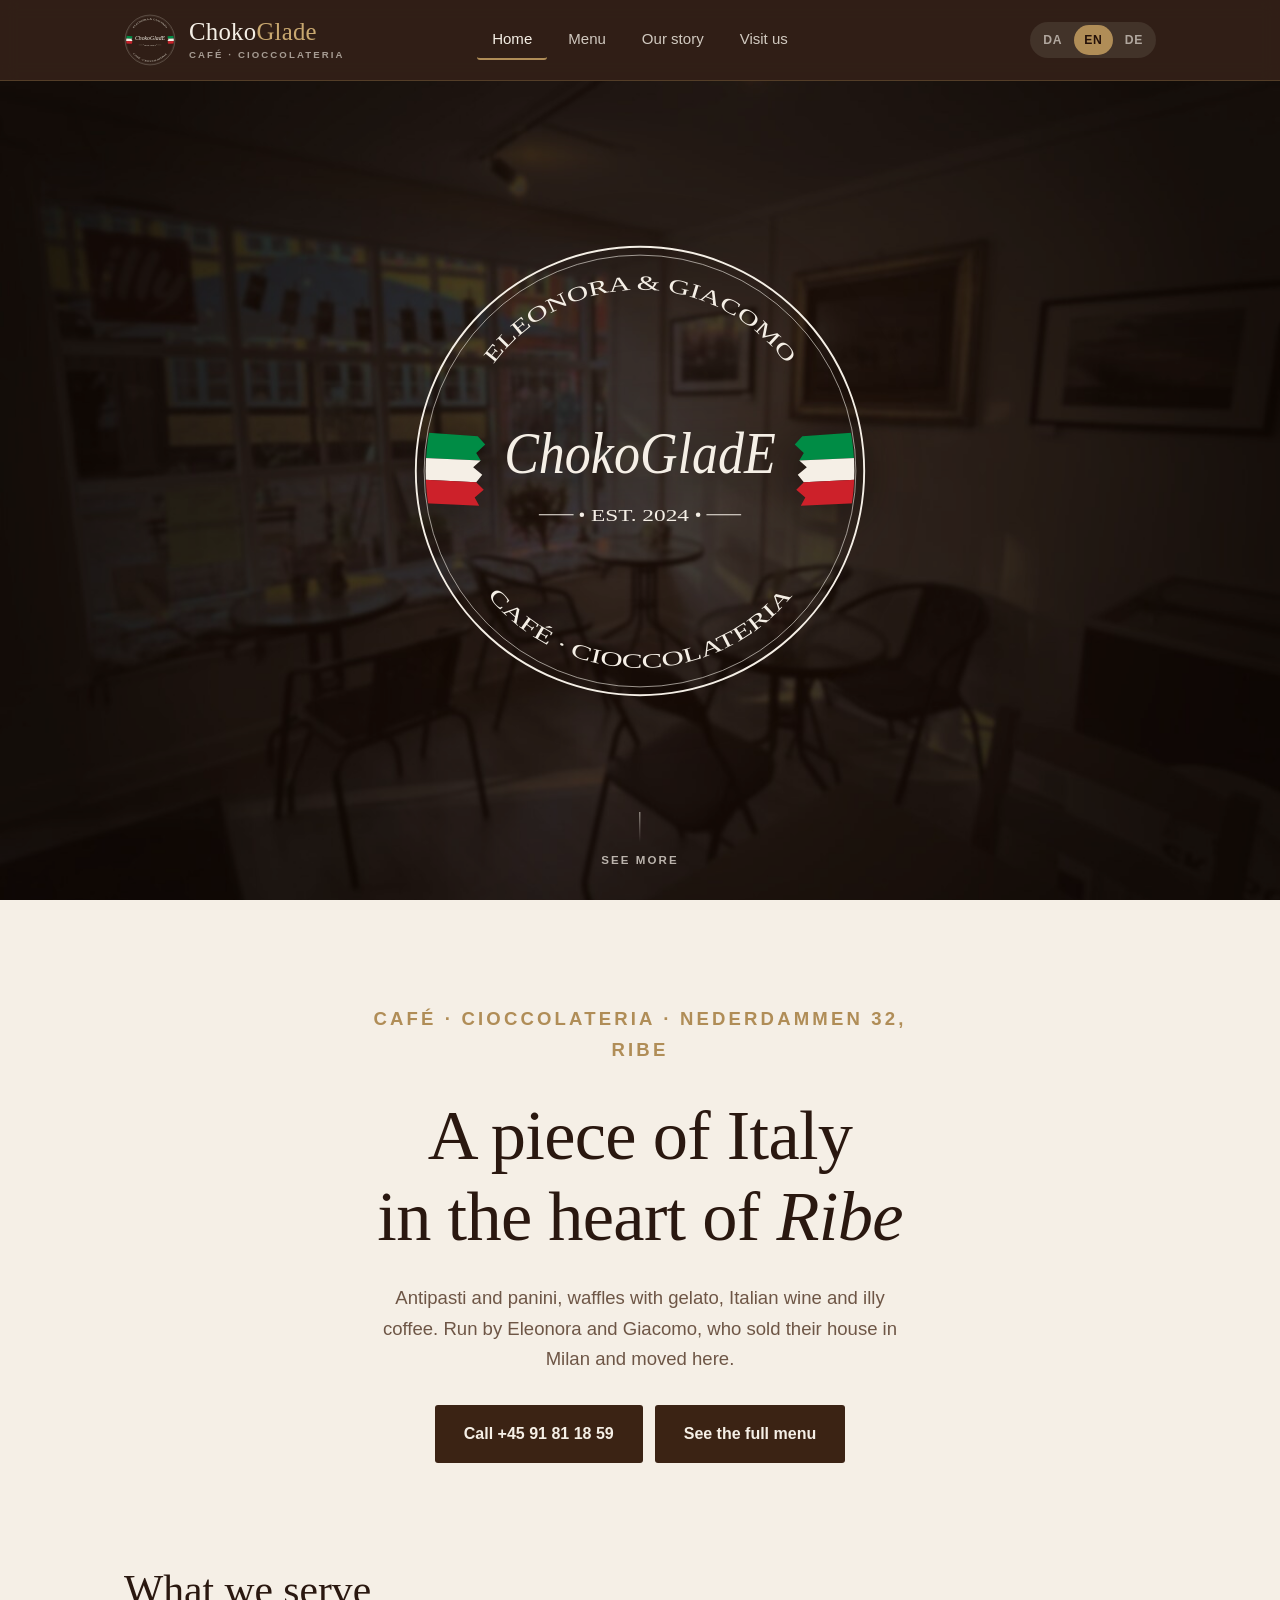
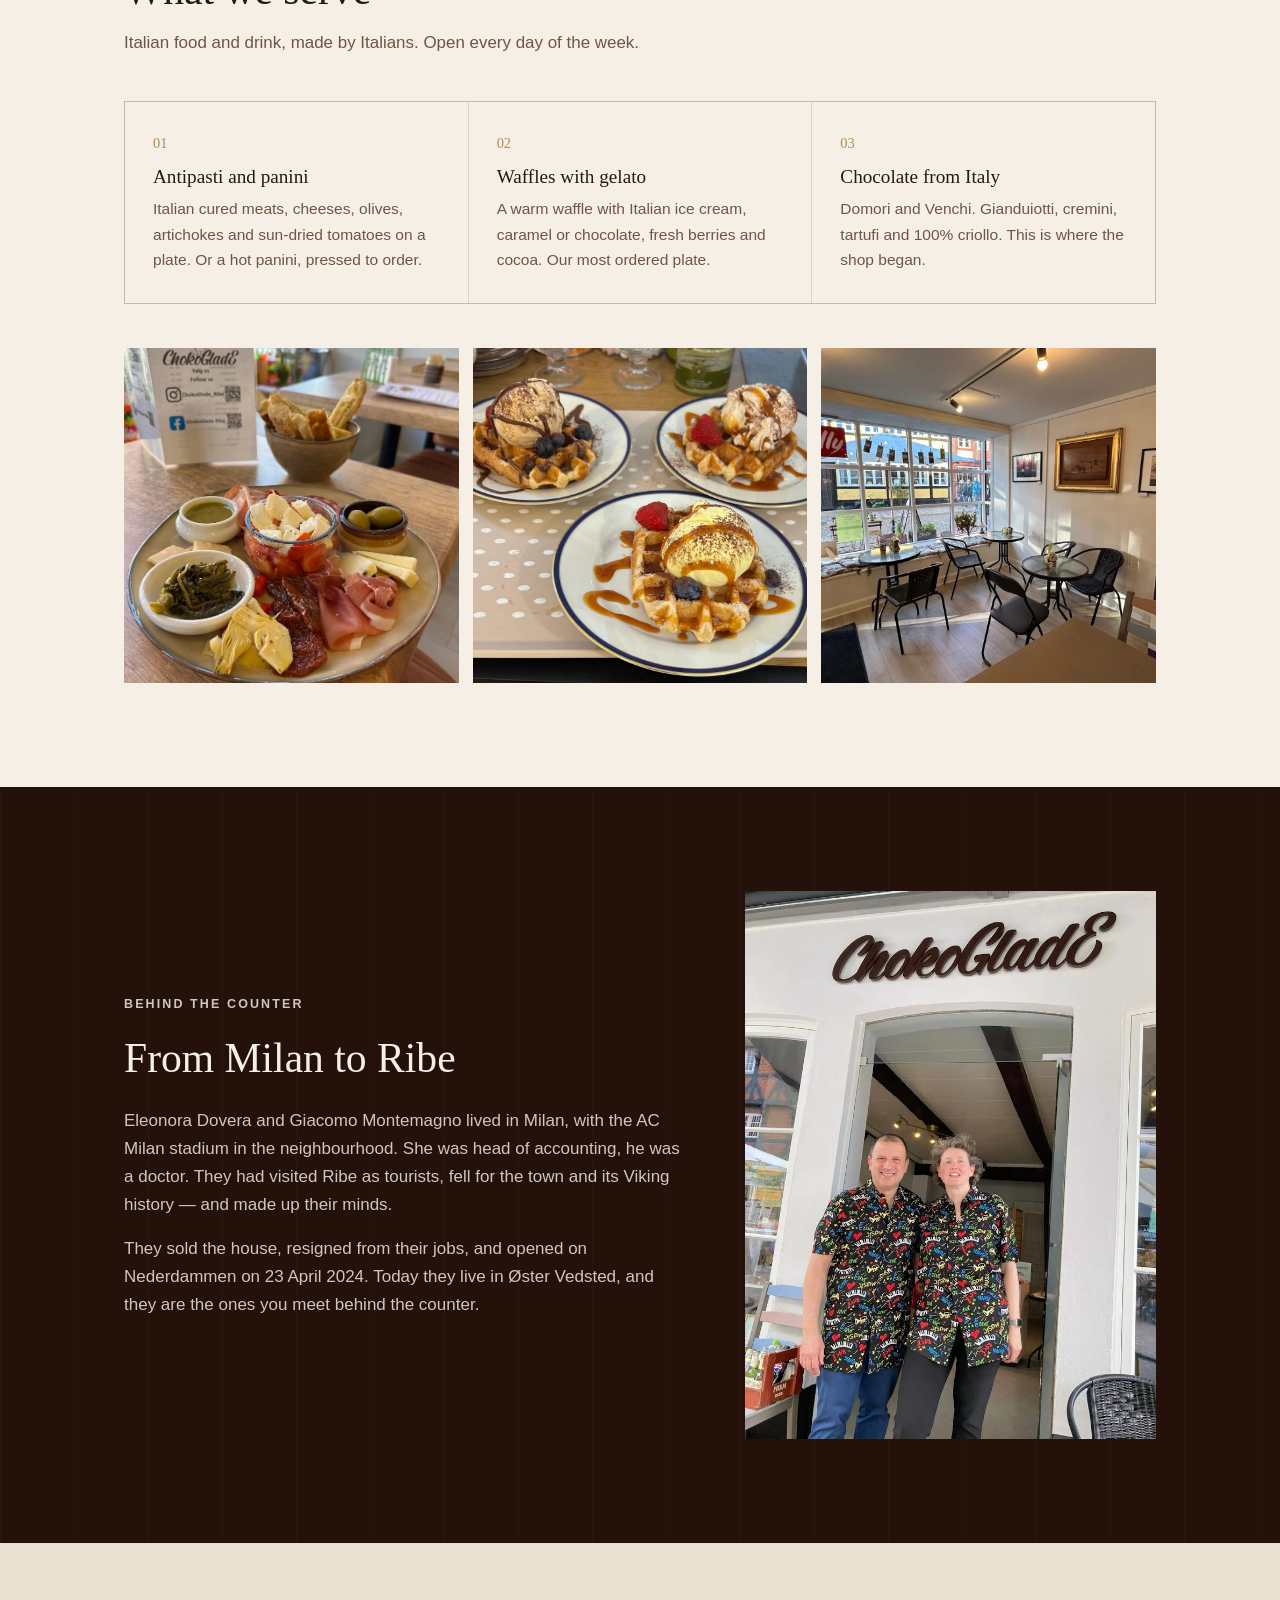
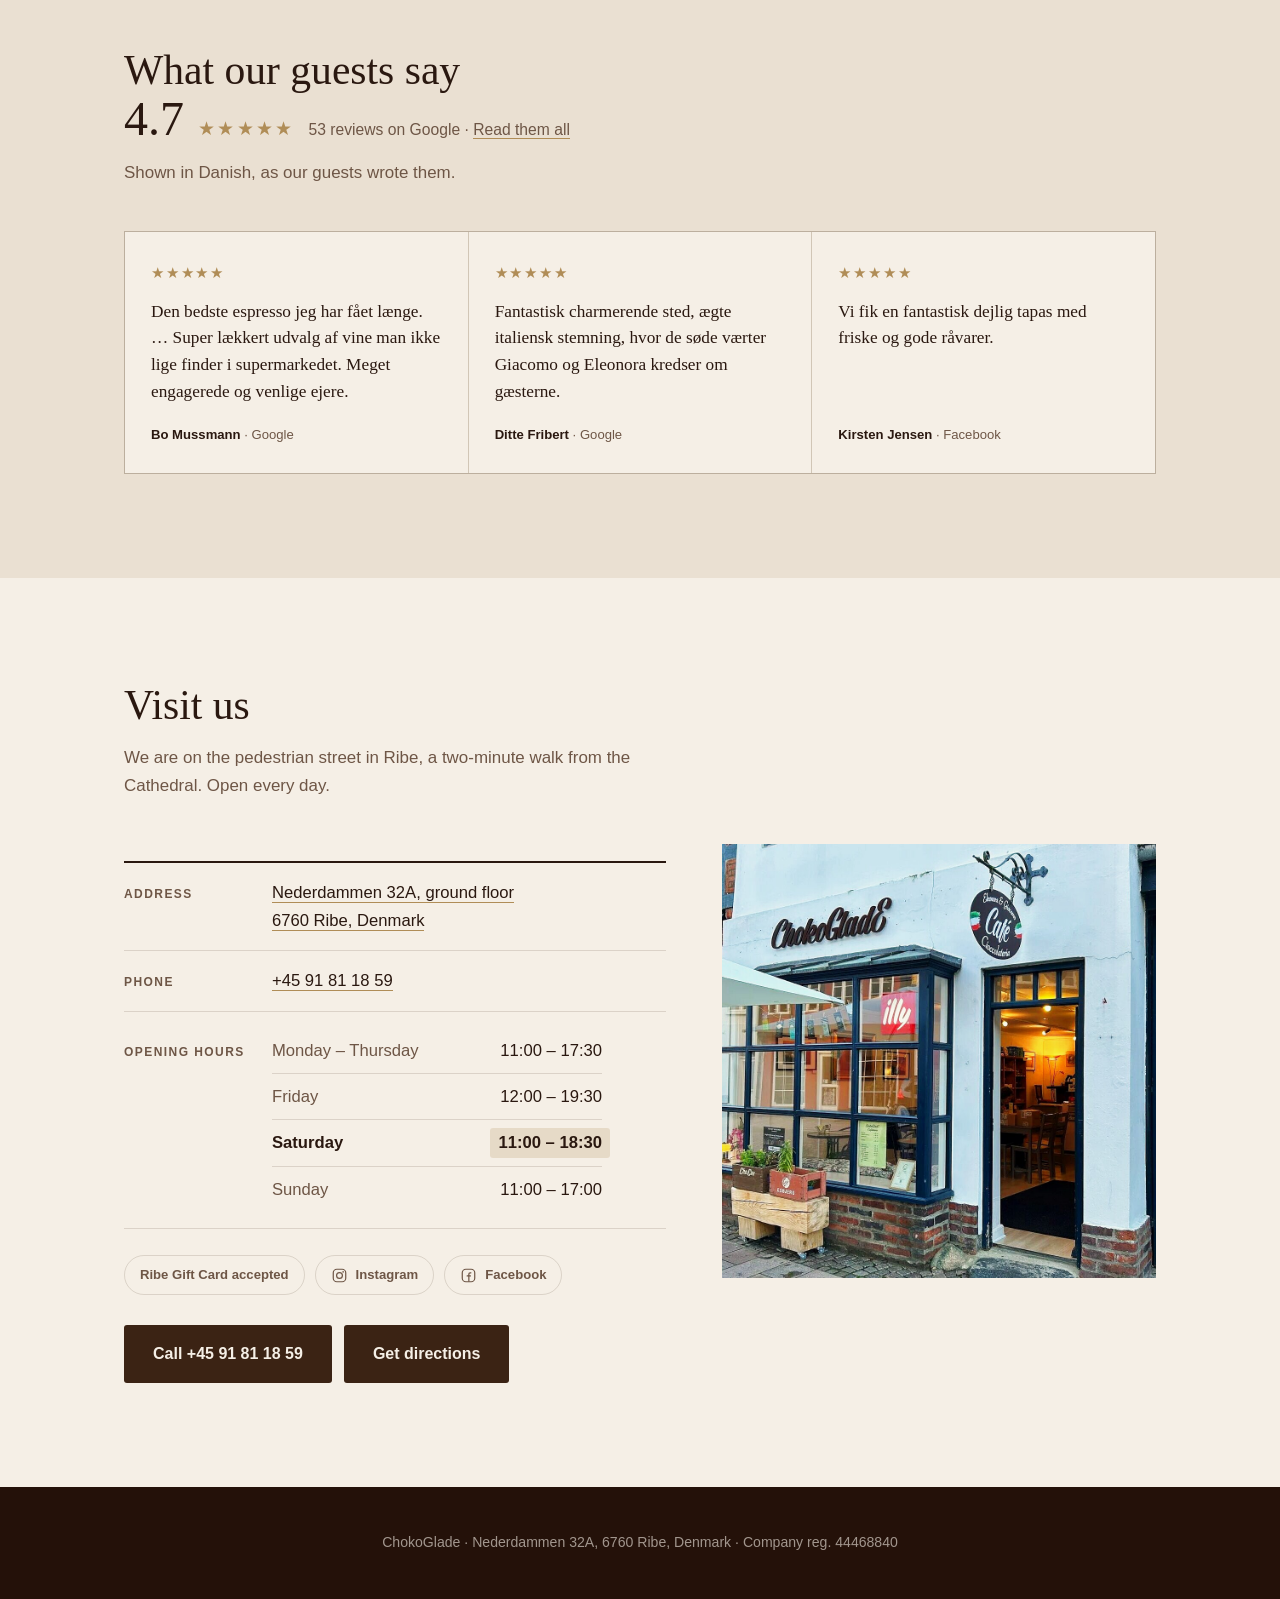
<file: index.html>
<!DOCTYPE html>
<html lang="da">
<head>
<meta charset="utf-8">
<meta name="viewport" content="width=device-width, initial-scale=1">
<title>ChokoGlade — Italiensk café i Ribe | Antipasti, vafler, kaffe og chokolade</title>
<meta name="description" content="Italiensk café på Nederdammen 32 i Ribe. Antipasti, panini, vafler med gelato, italiensk vin, illy-kaffe og chokolade fra Domori og Venchi. Åbent alle dage.">
<link rel="stylesheet" href="style.css">

<!-- Ikoner til browserfanen og til hjemmeskaermen paa telefonen -->
<link rel="icon" href="favicon.svg" type="image/svg+xml">
<meta name="theme-color" content="#241109">

<!--
  ============================================================
  CHOKOGLADE — forside
  ------------------------------------------------------------
  Alt skal ligge i samme mappe:

     index.html            denne side
     menukort.html         menukortet
     style.css             alt design + hvilke billeder der bruges
     sprog.js              ALLE tekster, på dansk, engelsk og tysk
     logo.svg              mærket, brugt i topbaren
     favicon.svg           samme mærke, til browserfanen
     billeder/             billederne

  Skal du rette en TEKST      -> sprog.js
  Skal du skifte et BILLEDE   -> style.css, øverst
  Skal du rette DESIGNET      -> style.css

  Begge sider deler topbar, farver, skrifter og bundfelt, så
  en rettelse i style.css slår igennem begge steder.

  ------------------------------------------------------------
  MÆRKET
  ------------------------------------------------------------
  Cirklen står som SVG-kode længere nede i denne fil. Den er
  tegnet efter deres EGET skilt ved døren, ikke opfundet.

  Den SAMME tegning ligger også i to filer:
     logo.svg      det lille mærke i topbaren, begge sider
     favicon.svg   ikonet i browserfanen, med mørk skive bagved

  Retter du cirklen her, skal de to filer rettes med. Det er
  bevidst tre kopier: cirklen her arver farven fra CSS, mens
  de to filer hentes som billeder og selv skal have farven.

  ADVARSEL til de to filer: en SVG der hentes som billede
  parses som XML, og XML tillader ikke to bindestreger i træk
  inde i en kommentar. Skriver du en skillelinje af
  bindestreger derinde, holder hele filen op med at blive
  tegnet. Det er præcis den fejl der fik mærket til at
  forsvinde første gang.

  ------------------------------------------------------------
  KILDER
  ------------------------------------------------------------
  Åbningstider, anmeldelser og stjerner er hentet fra deres
  Google Business-profil den 26. juli 2026. Ændrer de tiderne,
  skal de rettes her OG på Google.

  Historien om Milano kommer fra Ryk Ind Ribes artikel den
  23. april 2024.

  ------------------------------------------------------------
  MANGLER STADIG
  ------------------------------------------------------------
  Priserne på menukortet. Se menukort.html.
  ============================================================
-->
</head>

<body data-page="forside">

<header class="topbar">
  <div class="wrap">
    <a class="brand" href="index.html">
      <img src="logo.svg" alt="" width="52" height="52">
      <span class="brand-navn">
        Choko<b>Glade</b>
        <small>Café · Cioccolateria</small>
      </span>
    </a>

    <nav class="mainnav">
      <a href="index.html" aria-current="page" data-t="nav.home"></a>
      <a href="menukort.html" data-t="nav.menu"></a>
      <a href="#historien" data-t="nav.story"></a>
      <a href="#besoeg" data-t="nav.visit"></a>
    </nav>

    <nav class="langs" aria-label="Sprog / Language / Sprache">
      <button type="button" data-lang="da" aria-pressed="true">DA</button>
      <button type="button" data-lang="en" aria-pressed="false">EN</button>
      <button type="button" data-lang="de" aria-pressed="false">DE</button>
    </nav>
  </div>
</header>

<main>

  <!-- ===================== HERO MED EMBLEM ===================== -->
  <section class="hero">

    <svg class="emblem" viewBox="0 0 620 620" xmlns="http://www.w3.org/2000/svg" role="img"
         aria-labelledby="emblemtitel">
      <title id="emblemtitel">ChokoGlade — Eleonora &amp; Giacomo, Café Cioccolateria, Ribe</title>

      <!-- Buerne teksten løber på.
           Begge løber fra VENSTRE mod HØJRE. Det er vigtigt: gør
           man bunden omvendt, vender SVG bogstaverne på hovedet.
           Øverst r=240 (bogstaverne vokser udad til r=261).
           Nederst r=261 (bogstaverne vokser indad til r=240).
           Så ligger begge tekster i samme bånd, 25 px fra ringen. -->
      <defs>
        <path id="bueOver"  d="M 70,310 A 240,240 0 0 1 550,310"/>
        <path id="bueUnder" d="M 49,310 A 261,261 0 0 0 571,310"/>

        <!-- Skiven, som flagene beskæres af, så de aldrig
             kan stikke uden for ringen -->
        <clipPath id="skive">
          <circle cx="310" cy="310" r="284"/>
        </clipPath>

        <!-- Det iturevne flag-stykke, som på deres eget skilt:
             vandrette baner, flosset kant ind mod teksten, og
             ud til kanten af skiven. Tegnet én gang og brugt
             to gange — den venstre er et spejlbillede. -->
        <g id="flagstykke">
          <path fill="#008C45" d="M 525,264 L 515,275 L 527,286 L 521,296 L 610,292 L 610,258 Z"/>
          <path fill="currentColor" d="M 521,296 L 531,305 L 519,315 L 527,325 L 610,321 L 610,292 Z"/>
          <path fill="#CD212A" d="M 527,325 L 517,335 L 529,345 L 523,356 L 610,352 L 610,321 Z"/>
        </g>
      </defs>

      <circle cx="310" cy="310" r="297" fill="none" stroke="currentColor" stroke-width="2.5"/>
      <circle cx="310" cy="310" r="286" fill="none" stroke="currentColor" stroke-width="1" opacity=".8"/>

      <!-- Buetekst. textLength låser bredden, så den fylder det
           samme uanset hvilken serif browseren finder. -->
      <g fill="currentColor"
         font-family="'Iowan Old Style','Palatino Linotype',Palatino,Georgia,serif">
        <text font-size="27" text-anchor="middle">
          <textPath href="#bueOver" startOffset="50%"
                    textLength="452" lengthAdjust="spacingAndGlyphs">ELEONORA &amp; GIACOMO</textPath>
        </text>
        <text font-size="27" text-anchor="middle">
          <textPath href="#bueUnder" startOffset="50%"
                    textLength="462" lengthAdjust="spacingAndGlyphs">CAFÉ · CIOCCOLATERIA</textPath>
        </text>
      </g>

      <!-- De to flag, ved 3 og 9, i det vandrette mellemrum mellem
           de to buetekster. Præcis som på skiltet ved døren. -->
      <g clip-path="url(#skive)">
        <use href="#flagstykke"/>
        <use href="#flagstykke" transform="translate(620,0) scale(-1,1)"/>
      </g>

      <!-- Navnet. textLength=360 -> spænder præcis x 130 til 490. -->
      <text x="310" y="312" fill="currentColor" text-anchor="middle"
            font-family="'Iowan Old Style','Palatino Linotype',Palatino,Georgia,serif"
            font-style="italic" font-size="78"
            textLength="360" lengthAdjust="spacingAndGlyphs">ChokoGladE</text>

      <!-- Grundlagt. textLength=130 -> spænder x 245 til 375. -->
      <text x="310" y="376" fill="currentColor" text-anchor="middle"
            font-family="'Iowan Old Style','Palatino Linotype',Palatino,Georgia,serif"
            font-size="23"
            textLength="130" lengthAdjust="spacingAndGlyphs">EST. 2024</text>
      <g stroke="currentColor" stroke-width="1.4">
        <path d="M 176,368 L 222,368"/>
        <path d="M 398,368 L 444,368"/>
      </g>
      <circle cx="233" cy="368" r="3" fill="currentColor"/>
      <circle cx="387" cy="368" r="3" fill="currentColor"/>
    </svg>

    <a class="scrollcue" href="#intro">
      <span></span>
      <span data-t="cta.scroll"></span>
    </a>
  </section>

  <!-- ===================== KORT INTRO ===================== -->
  <section class="introduktion" id="intro">
    <div class="wrap">
      <p class="kicker" data-t="hero.kicker"></p>
      <h1 data-t="hero.title" data-html></h1>
      <p style="margin-top:26px" data-t="hero.lede"></p>
      <div class="hero-cta">
        <a class="btn btn-dark" href="tel:+4591811859" data-t="cta.call"></a>
        <a class="btn btn-dark" href="menukort.html" data-t="cta.seeMenu"></a>
      </div>
    </div>
  </section>

  <!-- ===================== UDDRAG AF MENUEN ===================== -->
  <section id="menu">
    <div class="wrap">
      <div class="section-head">
        <h2 data-t="menu.title"></h2>
        <p data-t="menu.lede"></p>
      </div>

      <div class="menu">
        <div class="item">
          <h3 data-t="menu.1.h"></h3>
          <p data-t="menu.1.p"></p>
        </div>
        <div class="item">
          <h3 data-t="menu.2.h"></h3>
          <p data-t="menu.2.p"></p>
        </div>
        <div class="item">
          <h3 data-t="menu.3.h"></h3>
          <p data-t="menu.3.p"></p>
        </div>
      </div>


      <div class="gallery">
        <div class="shot a"></div>
        <div class="shot b"></div>
        <div class="shot c"></div>
      </div>
    </div>
  </section>

  <!-- ===================== HISTORIEN ===================== -->
  <section class="story" id="historien">
    <div class="bar-texture"></div>
    <div class="wrap">
      <div class="story-grid">
        <div class="story-text">
          <p class="kicker" data-t="story.kicker"></p>
          <h2 data-t="story.title"></h2>
          <p style="margin-top:24px" data-t="story.p1"></p>
          <p data-t="story.p2"></p>
        </div>
        <div class="story-img"></div>
      </div>
    </div>
  </section>

  <!-- ===================== ANMELDELSER ===================== -->
  <section class="reviews" id="anmeldelser">
    <div class="wrap">
      <div class="section-head">
        <h2 data-t="rev.title"></h2>
        <div class="rating">
          <span class="score" data-t="rev.score"></span>
          <span class="stars" aria-hidden="true">★★★★★</span>
          <span class="count">
            <span data-t="rev.count"></span> ·
            <a href="https://www.google.com/maps/place/ChokoGladE/@55.3296255,8.7656217,17z/data=!4m6!3m5!1s0x464b37e20651bedb:0x3443dafbaa7e926a!8m2!3d55.3296255!4d8.7656217!16s%2Fg%2F11vz7bs079" target="_blank" rel="noopener" data-t="rev.link"></a>
          </span>
        </div>
        <p data-t="rev.orig"></p>
      </div>

      <div class="review-grid">
        <div class="review">
          <span class="stars" aria-hidden="true">★★★★★</span>
          <blockquote data-t="rev.1"></blockquote>
          <footer><b data-t="rev.1n"></b> · <span data-t="rev.1w"></span></footer>
        </div>
        <div class="review">
          <span class="stars" aria-hidden="true">★★★★★</span>
          <blockquote data-t="rev.2"></blockquote>
          <footer><b data-t="rev.2n"></b> · <span data-t="rev.2w"></span></footer>
        </div>
        <div class="review">
          <span class="stars" aria-hidden="true">★★★★★</span>
          <blockquote data-t="rev.3"></blockquote>
          <footer><b data-t="rev.3n"></b> · <span data-t="rev.3w"></span></footer>
        </div>
      </div>
    </div>
  </section>

  <!-- ===================== BESØG OS ===================== -->
  <section id="besoeg">
    <div class="wrap">
      <div class="section-head">
        <h2 data-t="visit.title"></h2>
        <p data-t="visit.lede"></p>
      </div>

      <div class="visit-grid">
        <div>
          <dl class="facts">
            <div class="fact">
              <dt data-t="visit.addr"></dt>
              <dd><a href="https://www.google.com/maps/dir/?api=1&amp;destination=Nederdammen+32A,+6760+Ribe,+Danmark" target="_blank" rel="noopener"><span data-t="visit.addr1"></span><br><span data-t="visit.addr2"></span></a></dd>
            </div>
            <div class="fact">
              <dt data-t="visit.phone"></dt>
              <dd><a href="tel:+4591811859" data-t="visit.phoneNr"></a></dd>
            </div>
            <div class="fact">
              <dt data-t="visit.hours"></dt>
              <dd>
                <!-- Kilde: Google Business, 26. juli 2026. -->
                <div class="hours">
                  <div data-day="mon tue wed thu"><span data-t="visit.monthu"></span> <span data-t="visit.h1"></span></div>
                  <div data-day="fri"><span data-t="visit.fri"></span> <span data-t="visit.h2"></span></div>
                  <div data-day="sat"><span data-t="visit.sat"></span> <span data-t="visit.h3"></span></div>
                  <div data-day="sun"><span data-t="visit.sun"></span> <span data-t="visit.h4"></span></div>
                </div>
              </dd>
            </div>
          </dl>

          <div class="badges">
            <span class="badge" data-t="visit.giftcard"></span>
            <a class="badge" href="https://www.instagram.com/chokoglade_ribe/" target="_blank" rel="noopener">
              <svg viewBox="0 0 24 24" aria-hidden="true">
                <rect x="3.2" y="3.2" width="17.6" height="17.6" rx="5"/>
                <circle cx="12" cy="12" r="4.1"/>
                <circle cx="17.1" cy="6.9" r="1.15" fill="currentColor" stroke="none"/>
              </svg>
              Instagram
            </a>
            <a class="badge" href="https://www.facebook.com/p/ChokoGlade-Ribe-61567615954738/" target="_blank" rel="noopener">
              <svg viewBox="0 0 24 24" aria-hidden="true">
                <rect x="3.2" y="3.2" width="17.6" height="17.6" rx="5"/>
                <path d="M15.4 8.2h-1.2c-1.1 0-1.7 0.6-1.7 1.8V20"/>
                <path d="M10.1 12.6h4.6"/>
              </svg>
              Facebook
            </a>
          </div>

          <div class="visit-cta">
            <a class="btn btn-dark" href="tel:+4591811859" data-t="cta.call"></a>
            <a class="btn btn-dark" href="https://www.google.com/maps/dir/?api=1&destination=Nederdammen+32A,+6760+Ribe,+Danmark" target="_blank" rel="noopener" data-t="cta.route"></a>
          </div>
        </div>

        <div class="visit-img"></div>
      </div>
    </div>
  </section>
</main>

<footer>
  <div class="wrap">
    <span data-t="footer.line"></span>
  </div>
</footer>

<script src="sprog.js"></script>
</body>
</html>
</file>
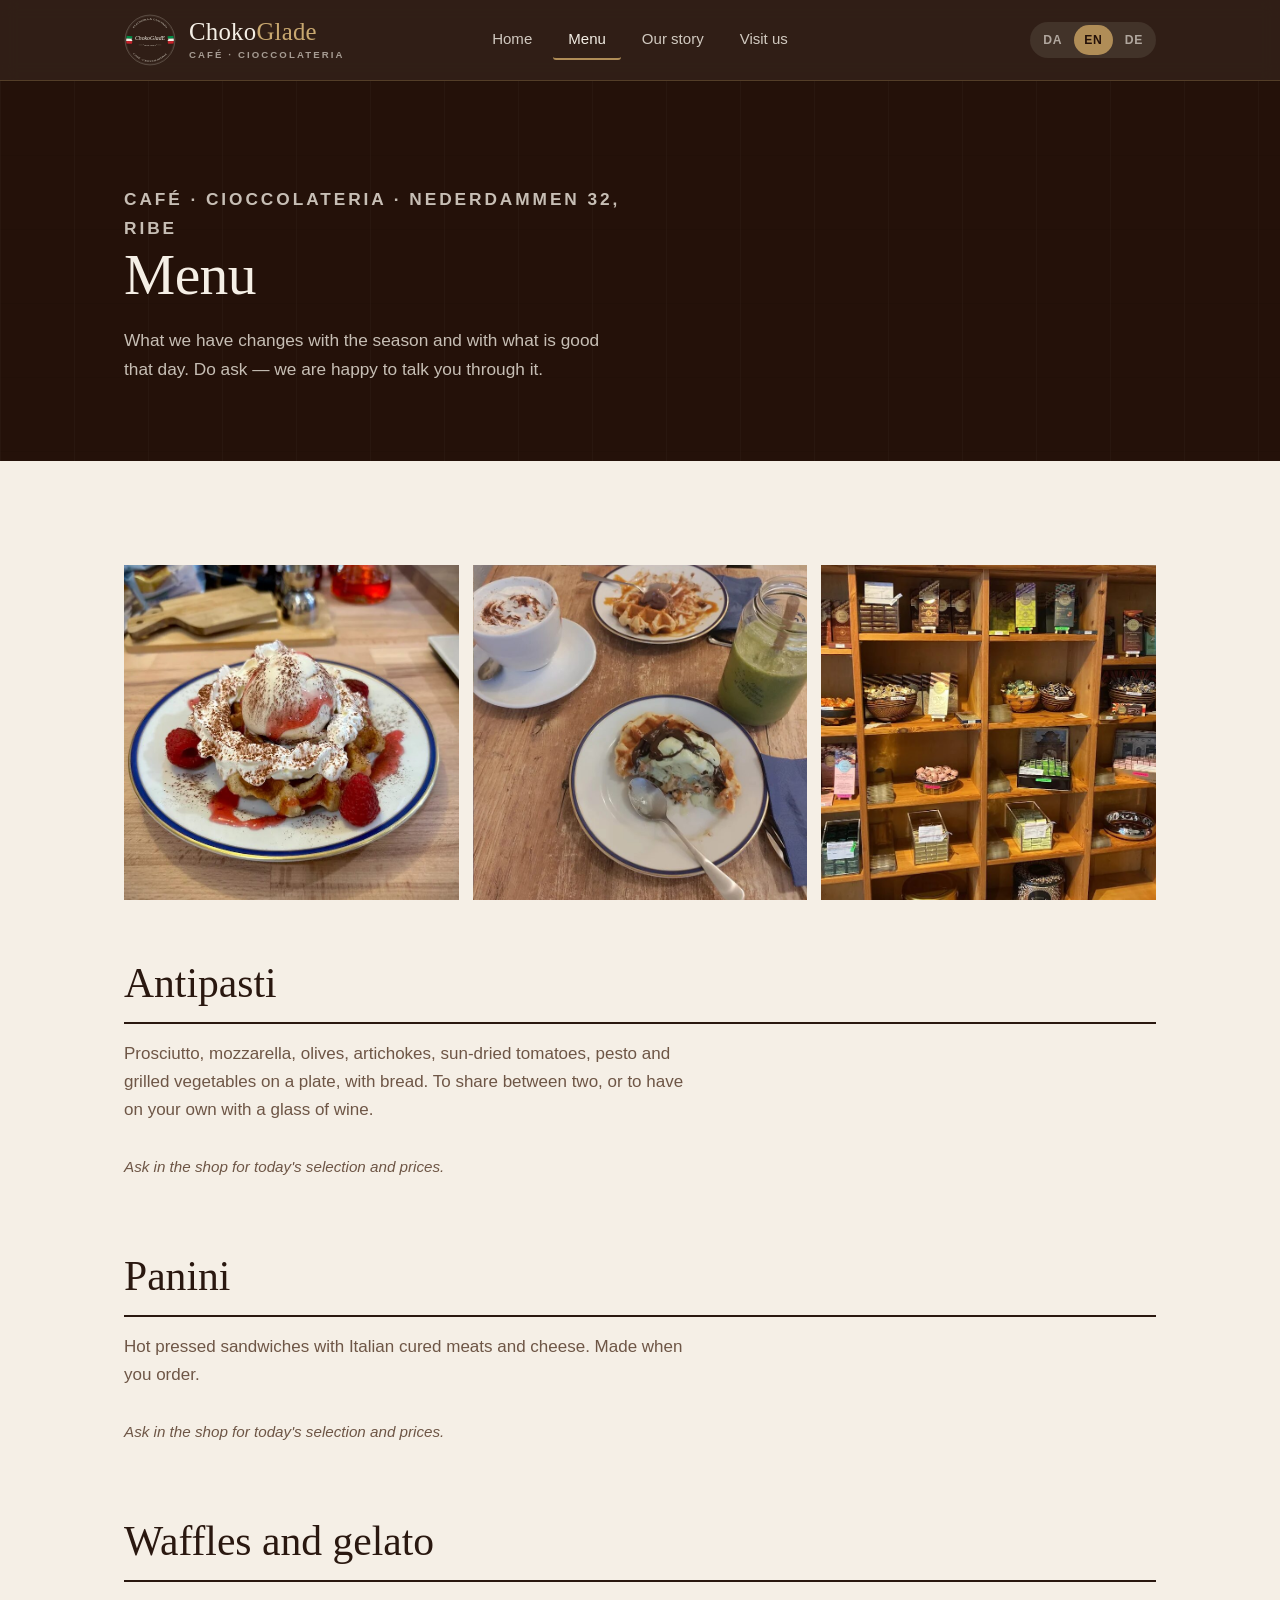
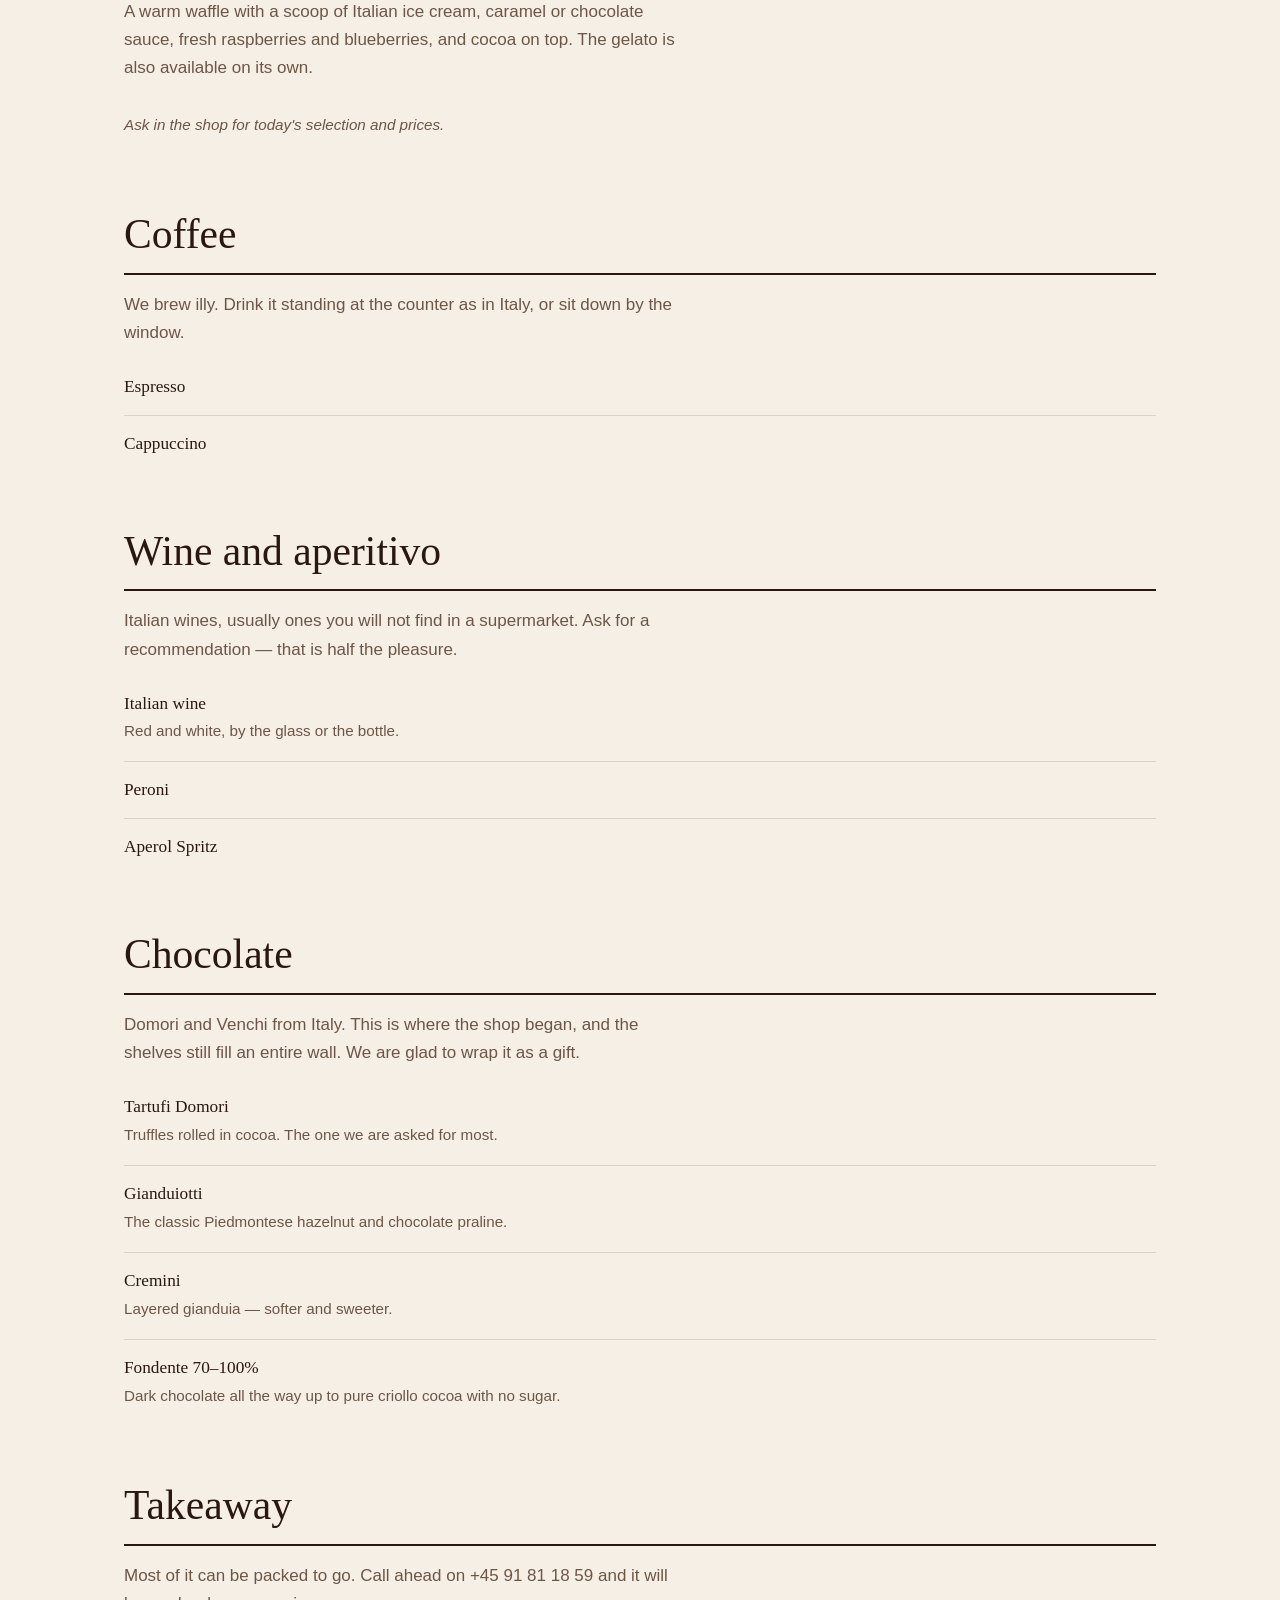
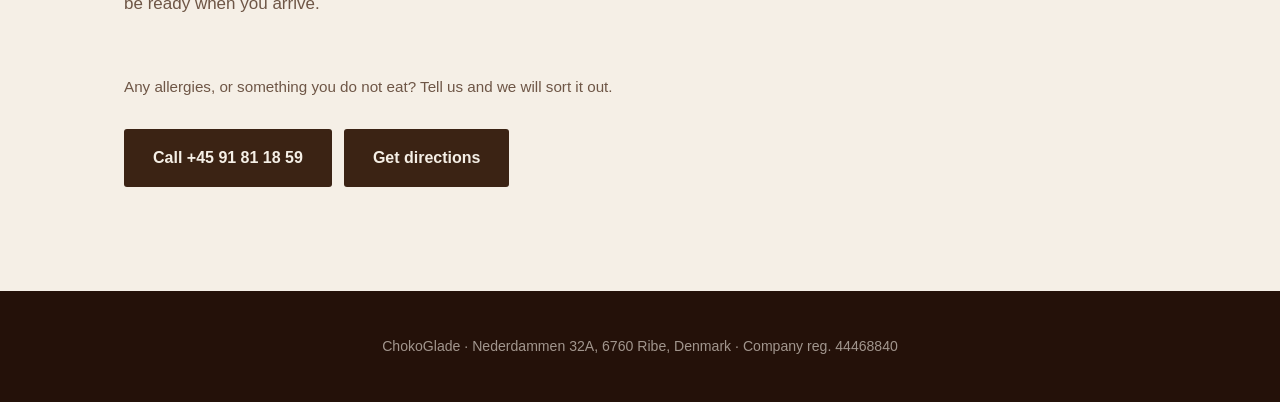
<file: menukort.html>
<!DOCTYPE html>
<html lang="da">
<head>
<meta charset="utf-8">
<meta name="viewport" content="width=device-width, initial-scale=1">
<title>Menukort — ChokoGlade, italiensk café i Ribe</title>
<meta name="description" content="Menukort for ChokoGlade i Ribe: antipasti, panini, vafler med gelato, illy-kaffe, italiensk vin og chokolade fra Domori og Venchi. Nederdammen 32A, 6760 Ribe.">
<link rel="stylesheet" href="style.css">

<!-- Ikoner til browserfanen og til hjemmeskaermen paa telefonen -->
<link rel="icon" href="favicon.svg" type="image/svg+xml">
<meta name="theme-color" content="#241109">

<!--
  ============================================================
  CHOKOGLADE — menukort
  ------------------------------------------------------------
  SÅDAN SKRIVER DU EN PRIS IND

  Find retten nedenfor og skriv prisen mellem de to price-tags:

     <div class="price">65 kr.</div>

  Så snart der står noget, dukker prikkerne og prisen op af sig
  selv. Er feltet tomt, er begge dele usynlige. Siden ser altså
  rigtig ud, også før priserne er der.

  ------------------------------------------------------------
  SÅDAN TILFØJER DU EN RET

  Kopiér en hel row-blok og ret teksten:

     <div class="row">
       <div class="row-main">
         <h3>Navnet på retten</h3>
         <p>En kort beskrivelse. Må gerne udelades.</p>
       </div>
       <div class="price"></div>
     </div>

  Skriver du teksten direkte ind sådan her, står den kun på
  dansk. Skal den også oversættes, så brug data-t og skriv
  teksterne i sprog.js — se hvordan de andre linjer er sat op.

  ------------------------------------------------------------
  MANGLER STADIG: PRISERNE
  ------------------------------------------------------------
  Alle prisfelter er tomme — markeret med data-check="priser".

  Der hænger et menuskilt i vinduet ("ChokoGladE Cafeteria")
  med hele prislisten. Det ses på billedet billeder/facade-hero.jpg,
  men er for sløret til at læse. Ét skarpt foto af det skilt,
  så kan hele kortet fyldes ud på en halv time.

  Antipasti og panini står desuden uden enkeltretter, fordi vi
  ikke ved hvilke varianter de laver. De viser "Spørg i butikken"
  indtil videre.

  ------------------------------------------------------------
  KILDER
  ------------------------------------------------------------
  Antipasti, panini, vafler, gelato, espresso, cappuccino, vin,
  Peroni, Domori og Venchi er alle bekræftet på deres egne
  billeder, Google-anmeldelser eller Googles menufotos.
  Tartufi Domori er fremhævet som deres signaturret på Google.

  Aperol Spritz er markeret data-check="aperol" — det stammer
  fra et opslag på deres Facebook, ikke fra et billede af en
  drink de har lavet.
  ============================================================
-->
</head>

<body data-page="menukort">

<!-- Samme topbar som forsiden. Rettes den ét sted, skal den
     rettes begge steder — kun designet er fælles via style.css. -->
<header class="topbar">
  <div class="wrap">
    <a class="brand" href="index.html">
      <img src="logo.svg" alt="" width="52" height="52">
      <span class="brand-navn">
        Choko<b>Glade</b>
        <small>Café · Cioccolateria</small>
      </span>
    </a>

    <nav class="mainnav">
      <a href="index.html" data-t="nav.home"></a>
      <a href="menukort.html" aria-current="page" data-t="nav.menu"></a>
      <a href="index.html#historien" data-t="nav.story"></a>
      <a href="index.html#besoeg" data-t="nav.visit"></a>
    </nav>

    <nav class="langs" aria-label="Sprog / Language / Sprache">
      <button type="button" data-lang="da" aria-pressed="true">DA</button>
      <button type="button" data-lang="en" aria-pressed="false">EN</button>
      <button type="button" data-lang="de" aria-pressed="false">DE</button>
    </nav>
  </div>
</header>

<main>

  <div class="pagehead">
    <div class="bar-texture"></div>
    <div class="wrap">
      <p class="kicker" data-t="hero.kicker"></p>
      <h1 data-t="mk.title"></h1>
      <p data-t="mk.lede"></p>
    </div>
  </div>

  <section>
    <div class="wrap">

      <div class="strip">
        <div class="s1"></div>
        <div class="s2"></div>
        <div class="s3"></div>
      </div>

      <!-- ---------------- ANTIPASTI ---------------- -->
      <div class="cat">
        <h2 data-t="mk.anti.h"></h2>
        <p data-t="mk.anti.p"></p>
        <!-- Tom indtil vi kender varianterne. Noten vises automatisk. -->
        <div class="rows" data-check="priser" data-empty-key="mk.ask"></div>
      </div>

      <!-- ---------------- PANINI ---------------- -->
      <div class="cat">
        <h2 data-t="mk.panini.h"></h2>
        <p data-t="mk.panini.p"></p>
        <div class="rows" data-check="priser" data-empty-key="mk.ask"></div>
      </div>

      <!-- ---------------- VAFLER OG GELATO ---------------- -->
      <div class="cat">
        <h2 data-t="mk.vaffel.h"></h2>
        <p data-t="mk.vaffel.p"></p>
        <div class="rows" data-check="priser" data-empty-key="mk.ask"></div>
      </div>

      <!-- ---------------- KAFFE ---------------- -->
      <div class="cat">
        <h2 data-t="mk.kaffe.h"></h2>
        <p data-t="mk.kaffe.p"></p>
        <div class="rows">
          <div class="row">
            <div class="row-main"><h3 data-t="mk.kaffe.1"></h3></div>
            <div class="price" data-check="priser"></div>
          </div>
          <div class="row">
            <div class="row-main"><h3 data-t="mk.kaffe.2"></h3></div>
            <div class="price" data-check="priser"></div>
          </div>
        </div>
      </div>

      <!-- ---------------- VIN OG APERITIVO ---------------- -->
      <div class="cat">
        <h2 data-t="mk.vin.h"></h2>
        <p data-t="mk.vin.p"></p>
        <div class="rows">
          <div class="row">
            <div class="row-main">
              <h3 data-t="mk.vin.1"></h3>
              <p data-t="mk.vin.1p"></p>
            </div>
            <div class="price" data-check="priser"></div>
          </div>
          <div class="row">
            <div class="row-main"><h3 data-t="mk.vin.2"></h3></div>
            <div class="price" data-check="priser"></div>
          </div>
          <div class="row" data-check="aperol">
            <div class="row-main"><h3 data-t="mk.vin.3"></h3></div>
            <div class="price" data-check="priser"></div>
          </div>
        </div>
      </div>

      <!-- ---------------- CHOKOLADE ---------------- -->
      <div class="cat">
        <h2 data-t="mk.choko.h"></h2>
        <p data-t="mk.choko.p"></p>
        <div class="rows">
          <div class="row">
            <div class="row-main">
              <h3 data-t="mk.choko.1"></h3>
              <p data-t="mk.choko.1p"></p>
            </div>
            <div class="price" data-check="priser"></div>
          </div>
          <div class="row">
            <div class="row-main">
              <h3 data-t="mk.choko.2"></h3>
              <p data-t="mk.choko.2p"></p>
            </div>
            <div class="price" data-check="priser"></div>
          </div>
          <div class="row">
            <div class="row-main">
              <h3 data-t="mk.choko.3"></h3>
              <p data-t="mk.choko.3p"></p>
            </div>
            <div class="price" data-check="priser"></div>
          </div>
          <div class="row">
            <div class="row-main">
              <h3 data-t="mk.choko.4"></h3>
              <p data-t="mk.choko.4p"></p>
            </div>
            <div class="price" data-check="priser"></div>
          </div>
        </div>
      </div>

      <!-- ---------------- TAKEAWAY ---------------- -->
      <div class="cat">
        <h2 data-t="mk.take.h"></h2>
        <p data-t="mk.take.p"></p>
      </div>

      <p style="margin-top:52px;color:var(--muted);font-size:.95rem" data-t="mk.foot"></p>

      <div class="visit-cta">
        <a class="btn btn-dark" href="tel:+4591811859" data-t="cta.call"></a>
        <a class="btn btn-dark" href="https://www.google.com/maps/dir/?api=1&destination=Nederdammen+32A,+6760+Ribe,+Danmark" target="_blank" rel="noopener" data-t="cta.route"></a>
      </div>

    </div>
  </section>
</main>

<footer>
  <div class="wrap">
    <span data-t="footer.line"></span>
  </div>
</footer>

<script src="sprog.js"></script>
</body>
</html>
</file>
<file: style.css>
/* ============================================================
   CHOKOGLADE — style.css
   Fælles design for begge sider. Retter du noget her, slår det
   igennem på både forsiden og menukortet.
   ============================================================ */

:root{
  /* ---- BILLEDER ----
     Alle billeder ligger i mappen billeder/ ved siden af denne fil.
     Vil du skifte et ud, så læg det nye billede i mappen og ret
     filnavnet her. Ellers skal du ikke røre noget.
     Se billeder-guide.md for formater. */

  /* Forsiden */
  --img-hero:    url("billeder/hero-emblem.jpg");      /* Hero: caféen indefra, mørklagt bag emblemet */
  --img-plate1:  url("billeder/antipasti.jpg");        /* Galleri: antipasti-tallerkenen */
  --img-plate2:  url("billeder/vafler.jpg");           /* Galleri: tre vafler med gelato */
  --img-inside:  url("billeder/interioer.jpg");        /* Galleri: caféen indenfor */
  --img-team:    url("billeder/giacomo-eleonora.jpg"); /* Historien: Eleonora og Giacomo */
  --img-visit:   url("billeder/facade-sommer.jpg");    /* Besøg os: facaden, 1:1, sommergraderet */

  /* Menukortet */
  --img-vaffel:  url("billeder/vaffel.jpg");           /* Vaffel med gelato, tæt på */
  --img-kaffe:   url("billeder/kaffe.jpg");            /* Cappuccino ved bordet */
  --img-choko:   url("billeder/chokoladehylder.jpg");  /* Chokoladehylderne */

  /* Ligger i mappen, men bruges ikke direkte:
       facade-hero.jpg   originalen som facade-sommer.jpg er skåret ud af
       facade-skilt.jpg  facaden med hele ChokoGladE-skiltet */

  /* ---- Farver ---- */
  --cocoa:   #3B2314;
  --cocoa-d: #241109;
  --cream:   #F5EFE6;
  --cream-d: #EAE0D2;
  --gold:    #B08D57;
  --gold-l:  #C9A870;
  --ink:     #2A1810;
  --muted:   #6E5646;
  --line:    rgba(59,35,20,.14);

  --serif: "Iowan Old Style", "Palatino Linotype", Palatino, Georgia, "Times New Roman", serif;
  --sans: -apple-system, BlinkMacSystemFont, "Segoe UI", Roboto, "Helvetica Neue", Arial, sans-serif;

  --wrap: 1080px;
}

*,*::before,*::after{box-sizing:border-box}
html{scroll-behavior:smooth;-webkit-text-size-adjust:100%}
body{
  margin:0;
  font-family:var(--sans);
  font-size:17px;
  line-height:1.65;
  color:var(--ink);
  background:var(--cream);
  /* Sikkerhedsnet: en lang adresse eller et langt tysk ord må
     aldrig kunne skubbe siden bredere end skærmen. */
  overflow-wrap:break-word;
}
/* Vandret scroll er altid en fejl på telefon */
html,body{overflow-x:hidden}
img{max-width:100%;display:block}
a{color:inherit}

h1,h2,h3{font-family:var(--serif);font-weight:400;line-height:1.15;margin:0}
h1{font-size:clamp(2.5rem,7vw,4.4rem);letter-spacing:-.01em}
h2{font-size:clamp(1.75rem,4.2vw,2.6rem)}
h3{font-size:1.2rem}
p{margin:0 0 1rem}

.wrap{max-width:var(--wrap);margin:0 auto;padding:0 24px}
section{padding:76px 0}

/* ---- Chokoladeplade-tekstur ----
   Rudemønsteret fra en brækket chokoladeplade. Meget lav kontrast
   — det skal føles som en overflade, ikke ses som et mønster. */
.bar-texture{
  position:absolute;inset:0;pointer-events:none;
  background-image:
    linear-gradient(90deg, rgba(255,255,255,.05) 1px, transparent 1px),
    linear-gradient(rgba(0,0,0,.07) 1px, transparent 1px);
  background-size:74px 74px;
  opacity:.5;
}

/* ---- Topbar ---- */
.topbar{
  position:sticky;top:0;z-index:60;
  background:rgba(36,17,9,.94);
  -webkit-backdrop-filter:saturate(150%) blur(8px);  /* Safari, iPhone og iPad */
  backdrop-filter:saturate(150%) blur(8px);
  border-bottom:1px solid rgba(176,141,87,.28);
}
/* Navn til venstre, navigation i midten, sprog til højre */
.topbar .wrap{
  display:grid;
  grid-template-columns:1fr auto 1fr;
  align-items:center;
  gap:20px;
  padding-top:14px;padding-bottom:14px;
}
/* Mærket til venstre, navnet ved siden af */
.brand{
  display:flex;align-items:center;gap:13px;
  text-decoration:none;justify-self:start;
}
.brand img{width:52px;height:52px;flex:none}
.brand-navn{
  font-family:var(--serif);color:var(--cream);
  font-size:1.55rem;letter-spacing:.01em;line-height:1;
  white-space:nowrap;
}
.brand b{color:var(--gold-l);font-weight:400}
.brand small{
  display:block;font-family:var(--sans);
  font-size:.6rem;font-weight:600;letter-spacing:.22em;text-transform:uppercase;
  color:rgba(245,239,230,.6);margin-top:5px;
}

.mainnav{display:flex;gap:6px;justify-self:center}
.mainnav a{
  text-decoration:none;color:rgba(245,239,230,.82);
  font-size:.94rem;padding:7px 15px;border-radius:3px;
  border-bottom:2px solid transparent;
  transition:.18s;white-space:nowrap;
}
.mainnav a:hover{color:var(--cream)}
.mainnav a[aria-current="page"]{color:var(--cream);border-bottom-color:var(--gold)}

.langs{justify-self:end;display:flex;gap:2px;background:rgba(245,239,230,.09);border-radius:999px;padding:3px}
.langs button{
  font:inherit;font-size:.76rem;font-weight:600;letter-spacing:.06em;
  border:0;background:transparent;color:rgba(245,239,230,.62);
  padding:5px 10px;border-radius:999px;cursor:pointer;transition:.18s;
}
.langs button:hover{color:var(--cream)}
.langs button[aria-pressed="true"]{background:var(--gold);color:var(--cocoa-d)}

/* ---- Knapper ---- */
.btn{
  display:inline-flex;align-items:center;gap:9px;
  font-size:1rem;font-weight:600;text-decoration:none;
  padding:15px 28px;border-radius:3px;border:1.5px solid transparent;
  transition:.18s;white-space:nowrap;
}
.btn-dark{background:var(--cocoa);color:var(--cream)}
.btn-dark:hover{background:var(--cocoa-d)}

/* ---- Hero: fuldskærmsbillede med emblem henover ----
   Højden er skærmen minus topbaren. Topbarens højde måles af
   sprog.js og lægges i --topbar-h, så det passer uanset
   skriftstørrelse, sprog og skærmbredde. Tallet nedenfor er
   kun et skøn, hvis JavaScript er slået fra. */
.hero{
  position:relative;
  min-height:calc(100vh - var(--topbar-h, 84px));
  min-height:calc(100svh - var(--topbar-h, 84px));
  display:flex;align-items:center;justify-content:center;
  padding:56px 24px 96px;
  background-color:#1B0D06;
  background-image:var(--img-hero);
  background-size:cover;
  background-position:center;
  overflow:hidden;
}
/* Mørkt slør, så emblemet altid kan læses, uanset hvor lyst
   billedet er. Ligger som ::after, så det ikke kræver et
   ekstra element i HTML'en. */
.hero::after{
  content:"";position:absolute;inset:0;pointer-events:none;
  background:rgba(26,12,6,.34);
}
.emblem{
  position:relative;z-index:2;
  width:clamp(270px,52vmin,470px);height:auto;
  color:var(--cream);
  filter:drop-shadow(0 3px 26px rgba(15,7,3,.75));
}
/* Lille pil der viser at der er mere nedenfor */
.scrollcue{
  position:absolute;left:50%;bottom:30px;transform:translateX(-50%);
  z-index:2;color:rgba(245,239,230,.72);text-decoration:none;
  font-size:.72rem;font-weight:600;letter-spacing:.18em;text-transform:uppercase;
  display:flex;flex-direction:column;align-items:center;gap:9px;
  transition:.2s;
}
.scrollcue:hover{color:var(--cream)}
/* Kun den FØRSTE span er stregen. Den anden er teksten. */
.scrollcue span:first-child{
  display:block;width:1px;height:30px;
  background:linear-gradient(rgba(245,239,230,.7),rgba(245,239,230,0));
}

/* ---- Kort intro lige under heroen ----
   Ingen bundpolstring: sektionen nedenunder har sin egen, og
   ellers står der dobbelt luft imellem. */
.introduktion{background:var(--cream);text-align:center;padding-bottom:0}
.introduktion .wrap{max-width:62ch}
.introduktion p{font-size:1.16rem;color:var(--muted);margin:0 0 30px}
.introduktion .hero-cta{justify-content:center}

.kicker{
  font-size:.78rem;font-weight:700;letter-spacing:.17em;text-transform:uppercase;
  color:var(--gold-l);margin:0 0 20px;
}
.introduktion .kicker{color:var(--gold)}
.hero-cta{display:flex;flex-wrap:wrap;gap:12px}

/* ---- Sidehoved (menukortet) ---- */
.pagehead{position:relative;background:var(--cocoa-d);color:var(--cream);padding:66px 0 60px;overflow:hidden}
.pagehead .wrap{position:relative;z-index:2}
.pagehead h1{color:var(--cream);font-size:clamp(2.2rem,6vw,3.6rem)}
.pagehead p{color:rgba(245,239,230,.78);max-width:52ch;margin:18px 0 0;font-size:1.08rem}


/* ---- Sektionshoved ---- */
.section-head{max-width:56ch;margin-bottom:44px}
.section-head p{color:var(--muted);font-size:1.06rem;margin:14px 0 0}

/* ---- Menu-uddrag på forsiden ---- */
.menu{display:grid;grid-template-columns:1fr;gap:1px;background:var(--line);border:1px solid var(--line);counter-reset:item}
.item{background:var(--cream);padding:30px 28px;counter-increment:item}
/* Numrene tælles af CSS. Sletter du et punkt, renummererer resten sig selv. */
.item::before{
  content:counter(item,decimal-leading-zero);
  font-family:var(--serif);font-size:.9rem;color:var(--gold);
  display:block;margin-bottom:10px;
}
.item h3{margin-bottom:8px}
.item p{color:var(--muted);font-size:.97rem;margin:0}

/* ---- Menukort ---- */
.cat{margin-bottom:56px}
.cat:last-child{margin-bottom:0}
.cat > h2{
  padding-bottom:14px;border-bottom:2px solid var(--ink);
  display:flex;align-items:baseline;justify-content:space-between;gap:16px;flex-wrap:wrap;
}
.cat > p{color:var(--muted);margin:16px 0 0;max-width:60ch}
.rows{margin-top:12px}
.row{
  display:flex;align-items:baseline;gap:14px;
  padding:18px 0;border-bottom:1px solid var(--line);
}
.row:last-child{border-bottom:0}
.row-main{flex:1;min-width:0}
.row-main h3{font-size:1.08rem}
.row-main p{color:var(--muted);font-size:.95rem;margin:5px 0 0}
/* Prikkerne og prisen forsvinder helt, hvis prisfeltet er tomt.
   Så ser siden aldrig i stykker ud, før priserne er skrevet ind. */
.price{
  font-variant-numeric:tabular-nums;font-weight:600;white-space:nowrap;
  position:relative;padding-left:26px;
}
.price::before{
  content:"";position:absolute;left:0;right:100%;bottom:.32em;
  width:18px;border-bottom:2px dotted var(--line);
}
.price:empty{display:none}

/* Tom kategori: viser en diskret note i stedet for ingenting */
.rows:empty::after{
  content:attr(data-empty);
  display:block;padding:18px 0;color:var(--muted);font-style:italic;font-size:.95rem;
}

/* ---- Galleri ----
   Kvadratisk, fordi billederne er en blanding af stående og
   liggende. Kvadratet beskærer mindst muligt af begge dele. */
.gallery{display:grid;grid-template-columns:1fr;gap:14px;margin-top:44px}
.shot{position:relative;aspect-ratio:1/1;background-size:cover;background-position:center;background-color:var(--cream-d)}
.shot.a{background-image:var(--img-plate1);background-position:center 58%}
.shot.b{background-image:var(--img-plate2)}
.shot.c{background-image:var(--img-inside);background-position:38% center}

/* ---- Billedstribe på menukortet ---- */
.strip{display:grid;grid-template-columns:1fr;gap:14px;margin:0 0 60px}
.strip div{aspect-ratio:1/1;background-size:cover;background-position:center;background-color:var(--cream-d)}
.strip .s1{background-image:var(--img-vaffel);background-position:center 45%}
.strip .s2{background-image:var(--img-kaffe);background-position:center 55%}
.strip .s3{background-image:var(--img-choko)}


/* ---- Historien ----
   Samme mørke farve som hero og topbar (--cocoa-d), ikke den
   lysere --cocoa. Ellers ser de tre mørke felter forskellige ud. */
.story{background:var(--cocoa-d);color:var(--cream);position:relative;overflow:hidden}
.story h2{color:var(--cream)}
.story-grid{display:grid;grid-template-columns:1fr;gap:40px;position:relative;z-index:2}
.story-text p{color:rgba(245,239,230,.82)}
.story-img{
  position:relative;aspect-ratio:3/4;min-height:280px;
  background-image:var(--img-team);background-size:cover;background-position:center;
  background-color:#1B0D06;
}

/* ---- Besøg os ---- */
.visit-grid{display:grid;grid-template-columns:1fr;gap:38px}
.facts{border-top:2px solid var(--ink)}
/* 132 px, ikke 118: tysk "Öffnungszeiten" er bredere end 118. */
.fact{display:grid;grid-template-columns:132px 1fr;gap:16px;padding:16px 0;border-bottom:1px solid var(--line);align-items:baseline}
.fact dt{font-size:.75rem;font-weight:700;letter-spacing:.12em;text-transform:uppercase;color:var(--muted)}
.fact dd{margin:0;font-size:1.04rem}
/* Telefon og adresse er begge links. Understregningen viser det. */
.fact dd a{text-decoration:none;border-bottom:1.5px solid var(--gold)}
.fact dd a:hover{background:rgba(176,141,87,.16)}
.hours{margin:0;font-variant-numeric:tabular-nums}
.hours div{display:flex;justify-content:space-between;gap:20px;padding:9px 0;border-bottom:1px solid var(--line);max-width:330px}
.hours div:last-child{border-bottom:0}
.hours span:first-child{color:var(--muted)}
/* .today sættes på af sprog.js, når dagens dato rammer rækken */
.hours .today{font-weight:700}
.hours .today span:first-child{color:var(--ink)}
.hours .today span:last-child{
  background:rgba(176,141,87,.22);
  padding:1px 8px;margin:-1px -8px;border-radius:3px;
}
.visit-img{position:relative;aspect-ratio:1/1;background-image:var(--img-visit);background-size:cover;background-position:center;background-color:var(--cream-d)}
.badges{display:flex;flex-wrap:wrap;gap:10px;margin-top:26px}
.badge{
  display:inline-flex;align-items:center;gap:8px;
  font-size:.82rem;font-weight:600;padding:8px 15px;
  border:1.5px solid var(--line);border-radius:999px;
  text-decoration:none;color:var(--muted);transition:.18s;
}
.badge:hover{border-color:var(--gold);color:var(--ink)}
/* Facebook- og Instagram-mærkerne. Tegnet som streger, så de
   følger tekstens farve og bliver skarpe i alle størrelser. */
.badge svg{
  width:17px;height:17px;flex:none;
  fill:none;stroke:currentColor;stroke-width:1.7;
  stroke-linecap:round;stroke-linejoin:round;
}
.visit-cta{display:flex;flex-wrap:wrap;gap:12px;margin-top:30px}

/* ---- Anmeldelser ---- */
.reviews{background:var(--cream-d)}
.rating{
  display:flex;align-items:baseline;gap:14px;flex-wrap:wrap;
  margin:0 0 6px;
}
.rating .score{font-family:var(--serif);font-size:3rem;line-height:1;color:var(--ink)}
.stars{color:var(--gold);font-size:1.2rem;letter-spacing:.12em}
.rating .count{color:var(--muted);font-size:.98rem}
.rating .count a{border-bottom:1.5px solid var(--gold);text-decoration:none}
.review-grid{display:grid;grid-template-columns:1fr;gap:1px;background:var(--line);border:1px solid var(--line);margin-top:38px}
.review{background:var(--cream);padding:28px 26px;display:flex;flex-direction:column}
.review .stars{font-size:.95rem;margin-bottom:14px}
.review blockquote{
  font-family:var(--serif);font-size:1.08rem;line-height:1.55;
  margin:0 0 18px;flex:1;
}
.review footer{
  background:none;color:var(--muted);padding:0;font-size:.82rem;
  display:block;
}
.review footer b{color:var(--ink);font-weight:600}

/* ---- Footer ---- */
footer{background:var(--cocoa-d);color:rgba(245,239,230,.6);padding:44px 0;font-size:.88rem}
/* Kun én linje tilbage i bunden, så den centreres */
footer .wrap{display:flex;flex-wrap:wrap;gap:14px;justify-content:center;text-align:center}
footer a{color:rgba(245,239,230,.6)}

/* ============================================================
   SKÆRMSTØRRELSER

   Topbaren i én række kræver ca. 825 px, fordi navn, fire
   menupunkter og sprogvælgeren skal stå ved siden af hinanden.
   Derfor stables den hele vejen op til 1000 px — så får ALLE
   iPads i portræt (744 til 1024 px) den stablede udgave.
   Det er målt på den længste sprogversion, ikke gættet.

   Indholdet går i spalter allerede fra 700 px, så en iPad mini
   ikke står med kæmpestore enkeltbilleder.
   ============================================================ */

/* ---- Tablet og opefter: indholdet i spalter ---- */
@media (min-width:700px){
  section{padding:96px 0}
  .pagehead{padding:80px 0 72px}
  .menu{grid-template-columns:repeat(2,1fr)}
  .gallery{grid-template-columns:repeat(3,1fr)}
  .strip{grid-template-columns:repeat(3,1fr)}
  .price{padding-left:44px}
  .price::before{width:36px}
}
@media (min-width:900px){
  section{padding:104px 0}
  .pagehead{padding:86px 0 78px}
  /* Anmeldelserne først i tre spalter når der er plads til at
     læse dem. Under det bliver linjerne for korte. */
  .review-grid{grid-template-columns:repeat(3,1fr)}
}
@media (min-width:980px){
  /* "Besøg os" i to spalter først her. Går den tidligere, bliver
     højre spalte så smal at "Montag – Donnerstag  11:00 – 17:30"
     ikke kan stå på én linje. Det rammer iPad i portræt. */
  .visit-grid{grid-template-columns:1.25fr 1fr;gap:56px;align-items:start}
  .story-grid{grid-template-columns:1.15fr .85fr;gap:64px;align-items:center}
  .menu{grid-template-columns:repeat(3,1fr)}
}

/* ---- Op til 1000 px: navigationen flytter ned under navnet ---- */
@media (max-width:999px){
  .topbar .wrap{grid-template-columns:1fr auto;row-gap:12px}
  .topbar .wrap > *{min-width:0}
  .mainnav{
    grid-column:1 / -1;justify-self:stretch;
    justify-content:center;flex-wrap:wrap;gap:2px;
    border-top:1px solid rgba(176,141,87,.24);padding-top:8px;
  }
  /* Større trykflader på touch */
  .mainnav a{font-size:.9rem;padding:10px 13px}
  .langs button{padding:9px 13px}
  .hero{padding:40px 20px 84px}   /* højden regnes ud automatisk */
}

/* ============================================================
   KUN TELEFON (op til 700 px)
   Herunder er skærmen for lille til alt. Disse to ting gælder
   udelukkende telefon — på iPad og computer er de uændrede.
   ============================================================ */
@media (max-width:700px){
  /* 1. Sprogvælgeren op ved siden af navnet.
        Uden de her tre linjer placerer grid'et den selv, og så
        havner den på en tredje række under navigationen. */
  .brand  {grid-row:1;grid-column:1}
  .langs  {grid-row:1;grid-column:2}
  .mainnav{grid-row:2}

  /* 2. Facadebilledet nederst under "Besøg os".
        Facaden er allerede vist i toppen af siden. */
  .visit-img{display:none}
  .visit-grid{gap:0}
}

/* ---- Telefon: adresse og åbningstider får hele bredden ---- */
@media (max-width:560px){
  /* Etiketten stod i en fast 118 px spalte. "Öffnungszeiten"
     er bredere end det, og så blev åbningstiderne klemt. */
  .fact{grid-template-columns:1fr;gap:6px;padding:18px 0}
  .fact dt{font-size:.72rem}
  .hours div{max-width:none}
  .rating .score{font-size:2.6rem}
}

/* ---- Små telefoner ---- */
@media (max-width:430px){
  section{padding:60px 0}
  .brand{gap:10px}
  .brand img{width:42px;height:42px}
  .brand-navn{font-size:1.25rem}
  .brand small{font-size:.52rem;letter-spacing:.14em;margin-top:4px}
  .langs button{padding:8px 10px;font-size:.72rem}
  .mainnav a{font-size:.85rem;padding:9px 10px}
  .wrap{padding:0 18px}
  .item{padding:26px 22px}
  .review{padding:24px 22px}
  .btn{padding:14px 22px;font-size:.95rem}
  .hero-cta{width:100%}
  .hero-cta .btn{flex:1 1 100%;justify-content:center}
}

/* ---- Tilgængelighed ---- */
:focus-visible{outline:3px solid var(--gold);outline-offset:3px}
@media (prefers-reduced-motion:reduce){html{scroll-behavior:auto}*{transition:none!important}}
</file>
